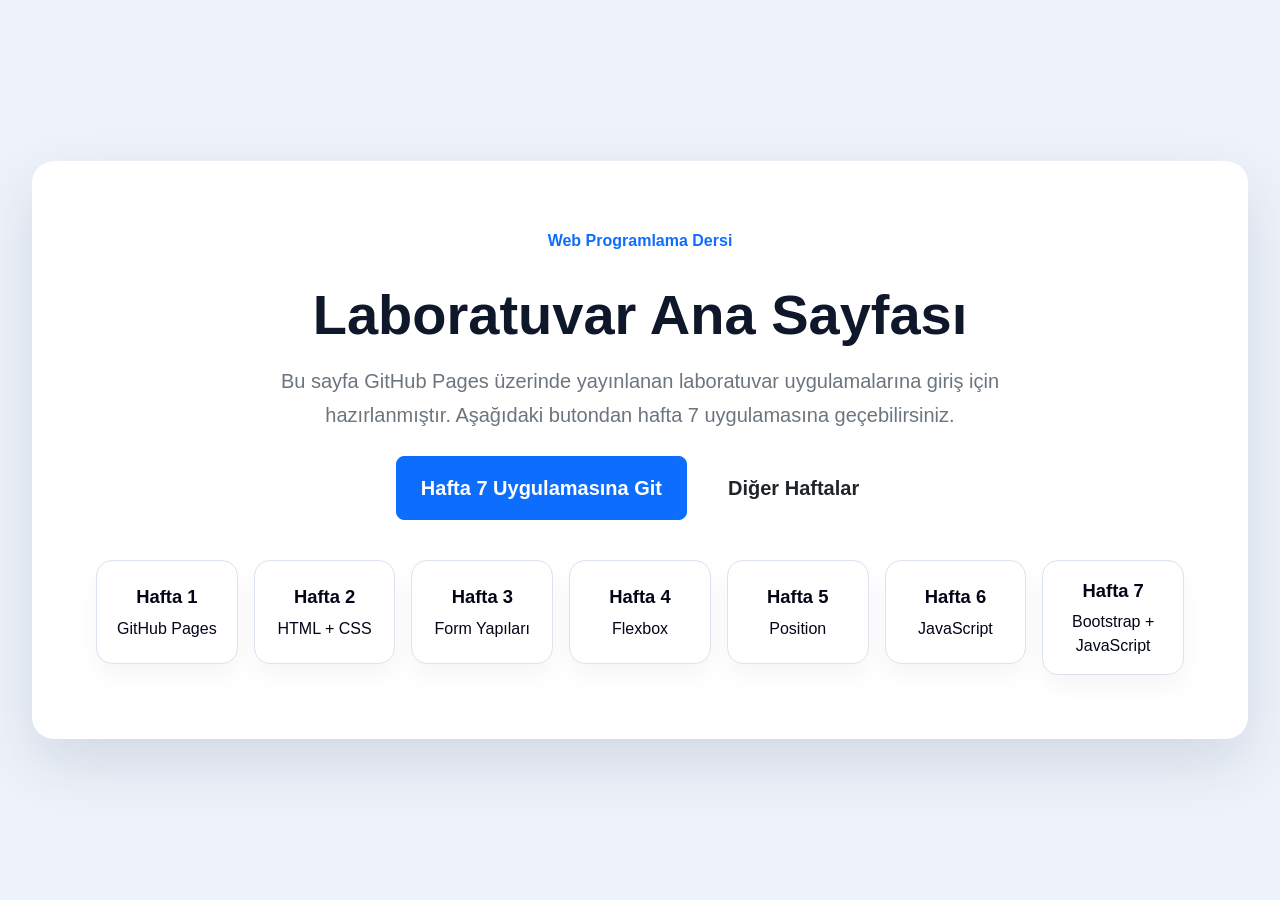
<file: index.html>
<!DOCTYPE html>
<html lang="tr">
<head>
    <meta charset="UTF-8">
    <meta name="viewport" content="width=device-width, initial-scale=1.0">
    <title>Laboratuvar Ana Sayfası</title>
    <link href="https://cdn.jsdelivr.net/npm/bootstrap@5.3.3/dist/css/bootstrap.min.css" rel="stylesheet">
    <link rel="stylesheet" href="styles/index.css">
</head>
<body class="home-page">
    <main class="home-shell">
        <section class="home-card">
            <span class="badge rounded-pill text-bg-primary-subtle text-primary px-4 py-2 fs-6">
                Web Programlama Dersi
            </span>

            <h1 class="display-4 fw-bold mt-4 mb-3">Laboratuvar Ana Sayfası</h1>
            <p class="lead text-secondary mx-auto">
                Bu sayfa GitHub Pages üzerinde yayınlanan laboratuvar uygulamalarına giriş için
                hazırlanmıştır. Aşağıdaki butondan hafta 7 uygulamasına geçebilirsiniz.
            </p>

            <div class="d-flex flex-column flex-sm-row justify-content-center gap-3 mt-4">
                <a class="btn btn-primary btn-lg px-4 py-3 fw-semibold" href="hafta7.html">
                    Hafta 7 Uygulamasına Git
                </a>
                <a class="btn btn-secondary-subtle btn-lg px-4 py-3 fw-semibold" href="#haftalar">
                    Diğer Haftalar
                </a>
            </div>

            <div id="haftalar" class="row g-3 mt-4 text-center">
                <div class="col-12 col-sm-6 col-lg">
                    <a class="week-tile" href="README.md">
                        <strong>Hafta 1</strong>
                        <span>GitHub Pages</span>
                    </a>
                </div>
                <div class="col-12 col-sm-6 col-lg">
                    <a class="week-tile" href="hakkinda.html">
                        <strong>Hafta 2</strong>
                        <span>HTML + CSS</span>
                    </a>
                </div>
                <div class="col-12 col-sm-6 col-lg">
                    <a class="week-tile" href="iletisim-form.html">
                        <strong>Hafta 3</strong>
                        <span>Form Yapıları</span>
                    </a>
                </div>
                <div class="col-12 col-sm-6 col-lg">
                    <a class="week-tile" href="index.html">
                        <strong>Hafta 4</strong>
                        <span>Flexbox</span>
                    </a>
                </div>
                <div class="col-12 col-sm-6 col-lg">
                    <a class="week-tile" href="lab-position.html">
                        <strong>Hafta 5</strong>
                        <span>Position</span>
                    </a>
                </div>
                <div class="col-12 col-sm-6 col-lg">
                    <a class="week-tile" href="iletisim.html">
                        <strong>Hafta 6</strong>
                        <span>JavaScript</span>
                    </a>
                </div>
                <div class="col-12 col-sm-6 col-lg">
                    <a class="week-tile" href="hafta7.html">
                        <strong>Hafta 7</strong>
                        <span>Bootstrap + JavaScript</span>
                    </a>
                </div>
            </div>
        </section>
    </main>

    <script src="https://cdn.jsdelivr.net/npm/bootstrap@5.3.3/dist/js/bootstrap.bundle.min.js"></script>
</body>
</html>
</file>
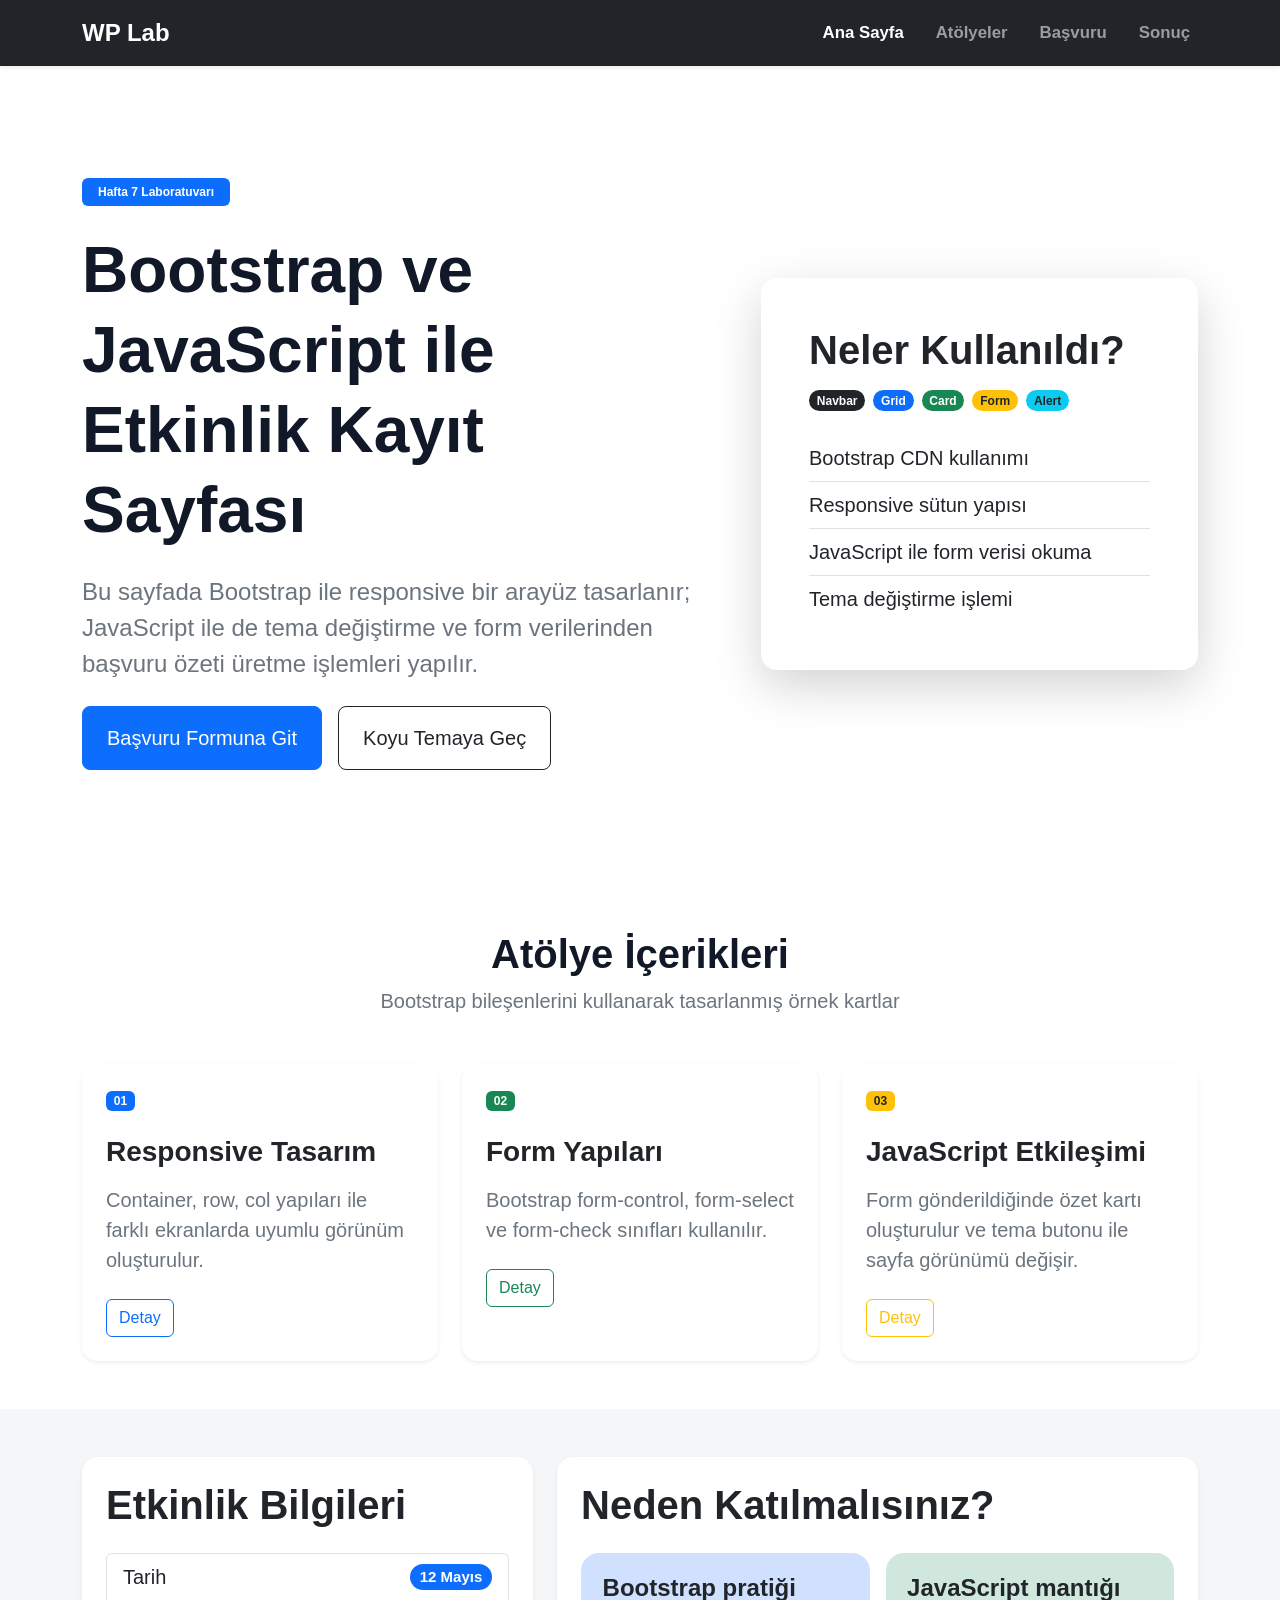
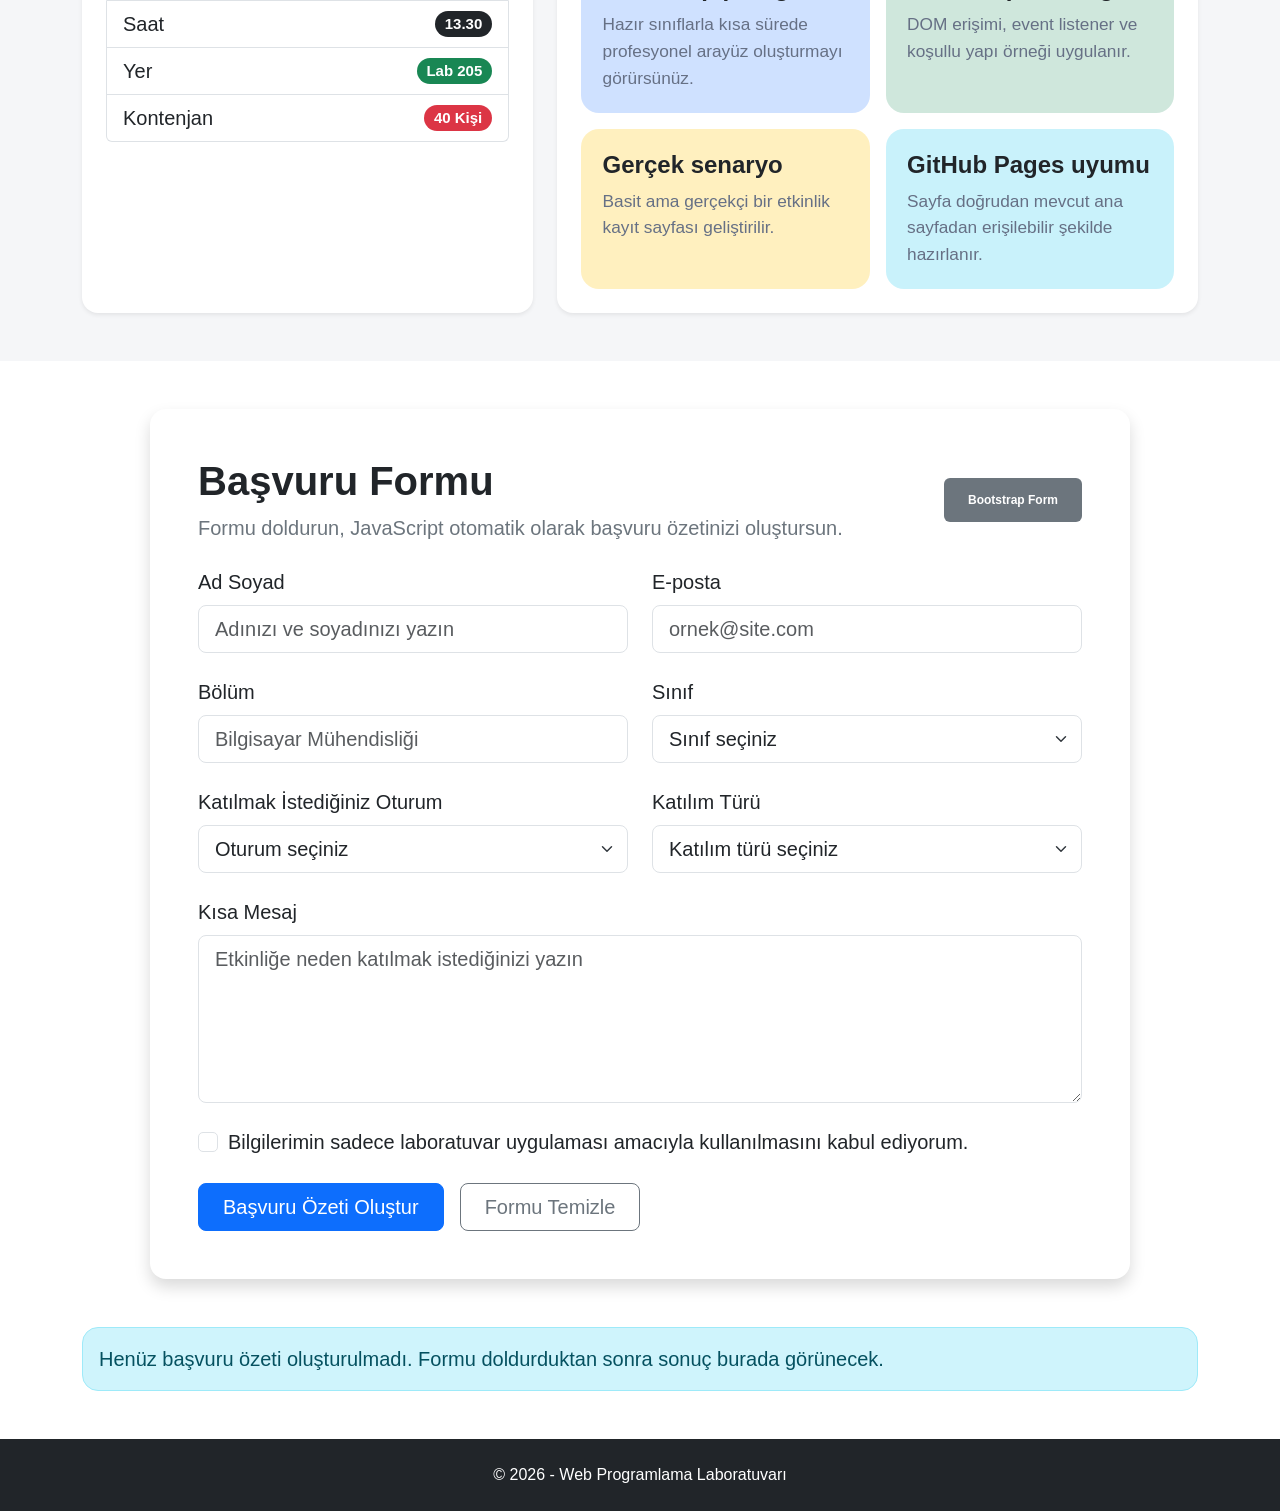
<file: hafta7.html>
<!DOCTYPE html>
<html lang="tr">
<head>
    <meta charset="UTF-8">
    <meta name="viewport" content="width=device-width, initial-scale=1.0">
    <title>Hafta 7 - Bootstrap ve JavaScript</title>
    <link href="https://cdn.jsdelivr.net/npm/bootstrap@5.3.3/dist/css/bootstrap.min.css" rel="stylesheet">
    <link rel="stylesheet" href="styles/hafta7.css">
</head>
<body>
    <nav class="navbar navbar-expand-lg navbar-dark bg-dark sticky-top shadow-sm">
        <div class="container">
            <a class="navbar-brand fw-bold fs-4" href="index.html">WP Lab</a>
            <button class="navbar-toggler" type="button" data-bs-toggle="collapse" data-bs-target="#anaMenu" aria-controls="anaMenu" aria-expanded="false" aria-label="Menüyü aç">
                <span class="navbar-toggler-icon"></span>
            </button>
            <div class="collapse navbar-collapse" id="anaMenu">
                <ul class="navbar-nav ms-auto gap-lg-3">
                    <li class="nav-item"><a class="nav-link active" href="#anasayfa">Ana Sayfa</a></li>
                    <li class="nav-item"><a class="nav-link" href="#atolyeler">Atölyeler</a></li>
                    <li class="nav-item"><a class="nav-link" href="#basvuru">Başvuru</a></li>
                    <li class="nav-item"><a class="nav-link" href="#sonuc">Sonuç</a></li>
                </ul>
            </div>
        </div>
    </nav>

    <header id="anasayfa" class="hero-section">
        <div class="container">
            <div class="row align-items-center g-5">
                <div class="col-lg-7">
                    <span class="badge text-bg-primary px-3 py-2 mb-4">Hafta 7 Laboratuvarı</span>
                    <h1 class="display-3 fw-bold lh-sm mb-4">Bootstrap ve JavaScript ile Etkinlik Kayıt Sayfası</h1>
                    <p class="fs-4 text-secondary mb-4">
                        Bu sayfada Bootstrap ile responsive bir arayüz tasarlanır; JavaScript ile de
                        tema değiştirme ve form verilerinden başvuru özeti üretme işlemleri yapılır.
                    </p>
                    <div class="d-flex flex-column flex-sm-row gap-3">
                        <a class="btn btn-primary btn-lg px-4 py-3" href="#basvuru">Başvuru Formuna Git</a>
                        <button id="temaButonu" class="btn btn-outline-dark btn-lg px-4 py-3" type="button">
                            Koyu Temaya Geç
                        </button>
                    </div>
                </div>
                <div class="col-lg-5">
                    <div class="card feature-card border-0 shadow-lg rounded-4">
                        <div class="card-body p-4 p-lg-5">
                            <h2 class="h1 fw-bold mb-3">Neler Kullanıldı?</h2>
                            <div class="d-flex flex-wrap gap-2 mb-4">
                                <span class="badge rounded-pill text-bg-dark">Navbar</span>
                                <span class="badge rounded-pill text-bg-primary">Grid</span>
                                <span class="badge rounded-pill text-bg-success">Card</span>
                                <span class="badge rounded-pill text-bg-warning text-dark">Form</span>
                                <span class="badge rounded-pill text-bg-info text-dark">Alert</span>
                            </div>
                            <ul class="list-group list-group-flush fs-5">
                                <li class="list-group-item px-0">Bootstrap CDN kullanımı</li>
                                <li class="list-group-item px-0">Responsive sütun yapısı</li>
                                <li class="list-group-item px-0">JavaScript ile form verisi okuma</li>
                                <li class="list-group-item px-0">Tema değiştirme işlemi</li>
                            </ul>
                        </div>
                    </div>
                </div>
            </div>
        </div>
    </header>

    <main>
        <section id="atolyeler" class="py-5">
            <div class="container">
                <div class="text-center mb-5">
                    <h2 class="display-6 fw-bold">Atölye İçerikleri</h2>
                    <p class="fs-5 text-secondary">Bootstrap bileşenlerini kullanarak tasarlanmış örnek kartlar</p>
                </div>

                <div class="row g-4">
                    <div class="col-md-6 col-lg-4">
                        <article class="card lab-card h-100 border-0 shadow-sm rounded-4">
                            <div class="card-body p-4">
                                <span class="badge text-bg-primary mb-4">01</span>
                                <h3 class="h3 fw-bold mb-3">Responsive Tasarım</h3>
                                <p class="fs-5 text-secondary">
                                    Container, row, col yapıları ile farklı ekranlarda uyumlu görünüm oluşturulur.
                                </p>
                                <a class="btn btn-outline-primary mt-2" href="#anasayfa">Detay</a>
                            </div>
                        </article>
                    </div>
                    <div class="col-md-6 col-lg-4">
                        <article class="card lab-card h-100 border-0 shadow-sm rounded-4">
                            <div class="card-body p-4">
                                <span class="badge text-bg-success mb-4">02</span>
                                <h3 class="h3 fw-bold mb-3">Form Yapıları</h3>
                                <p class="fs-5 text-secondary">
                                    Bootstrap form-control, form-select ve form-check sınıfları kullanılır.
                                </p>
                                <a class="btn btn-outline-success mt-2" href="#basvuru">Detay</a>
                            </div>
                        </article>
                    </div>
                    <div class="col-md-6 col-lg-4">
                        <article class="card lab-card h-100 border-0 shadow-sm rounded-4">
                            <div class="card-body p-4">
                                <span class="badge text-bg-warning text-dark mb-4">03</span>
                                <h3 class="h3 fw-bold mb-3">JavaScript Etkileşimi</h3>
                                <p class="fs-5 text-secondary">
                                    Form gönderildiğinde özet kartı oluşturulur ve tema butonu ile sayfa görünümü değişir.
                                </p>
                                <a class="btn btn-outline-warning mt-2" href="#sonuc">Detay</a>
                            </div>
                        </article>
                    </div>
                </div>
            </div>
        </section>

        <section class="info-section py-5">
            <div class="container">
                <div class="row g-4">
                    <div class="col-lg-5">
                        <div class="card border-0 shadow-sm rounded-4 h-100">
                            <div class="card-body p-4">
                                <h2 class="display-6 fw-bold mb-4">Etkinlik Bilgileri</h2>
                                <ul class="list-group fs-5">
                                    <li class="list-group-item d-flex justify-content-between align-items-center">
                                        Tarih
                                        <span class="badge text-bg-primary rounded-pill">12 Mayıs</span>
                                    </li>
                                    <li class="list-group-item d-flex justify-content-between align-items-center">
                                        Saat
                                        <span class="badge text-bg-dark rounded-pill">13.30</span>
                                    </li>
                                    <li class="list-group-item d-flex justify-content-between align-items-center">
                                        Yer
                                        <span class="badge text-bg-success rounded-pill">Lab 205</span>
                                    </li>
                                    <li class="list-group-item d-flex justify-content-between align-items-center">
                                        Kontenjan
                                        <span class="badge text-bg-danger rounded-pill">40 Kişi</span>
                                    </li>
                                </ul>
                            </div>
                        </div>
                    </div>
                    <div class="col-lg-7">
                        <div class="card border-0 shadow-sm rounded-4 h-100">
                            <div class="card-body p-4">
                                <h2 class="display-6 fw-bold mb-4">Neden Katılmalısınız?</h2>
                                <div class="row g-3">
                                    <div class="col-md-6">
                                        <div class="reason-box reason-blue">
                                            <h3 class="h4 fw-bold">Bootstrap pratiği</h3>
                                            <p>Hazır sınıflarla kısa sürede profesyonel arayüz oluşturmayı görürsünüz.</p>
                                        </div>
                                    </div>
                                    <div class="col-md-6">
                                        <div class="reason-box reason-green">
                                            <h3 class="h4 fw-bold">JavaScript mantığı</h3>
                                            <p>DOM erişimi, event listener ve koşullu yapı örneği uygulanır.</p>
                                        </div>
                                    </div>
                                    <div class="col-md-6">
                                        <div class="reason-box reason-yellow">
                                            <h3 class="h4 fw-bold">Gerçek senaryo</h3>
                                            <p>Basit ama gerçekçi bir etkinlik kayıt sayfası geliştirilir.</p>
                                        </div>
                                    </div>
                                    <div class="col-md-6">
                                        <div class="reason-box reason-cyan">
                                            <h3 class="h4 fw-bold">GitHub Pages uyumu</h3>
                                            <p>Sayfa doğrudan mevcut ana sayfadan erişilebilir şekilde hazırlanır.</p>
                                        </div>
                                    </div>
                                </div>
                            </div>
                        </div>
                    </div>
                </div>
            </div>
        </section>

        <section id="basvuru" class="form-section py-5">
            <div class="container">
                <div class="card form-card border-0 shadow rounded-4 mx-auto">
                    <div class="card-body p-4 p-lg-5">
                        <div class="d-flex flex-column flex-md-row justify-content-between align-items-md-center gap-3 mb-4">
                            <div>
                                <h2 class="display-6 fw-bold mb-2">Başvuru Formu</h2>
                                <p class="fs-5 text-secondary mb-0">
                                    Formu doldurun, JavaScript otomatik olarak başvuru özetinizi oluştursun.
                                </p>
                            </div>
                            <span class="badge text-bg-secondary px-4 py-3">Bootstrap Form</span>
                        </div>

                        <form id="basvuruFormu" novalidate>
                            <div class="row g-4">
                                <div class="col-md-6">
                                    <label for="adSoyad" class="form-label fs-5">Ad Soyad</label>
                                    <input id="adSoyad" name="adSoyad" type="text" class="form-control form-control-lg" placeholder="Adınızı ve soyadınızı yazın" required>
                                </div>
                                <div class="col-md-6">
                                    <label for="eposta" class="form-label fs-5">E-posta</label>
                                    <input id="eposta" name="eposta" type="email" class="form-control form-control-lg" placeholder="ornek@site.com" required>
                                </div>
                                <div class="col-md-6">
                                    <label for="bolum" class="form-label fs-5">Bölüm</label>
                                    <input id="bolum" name="bolum" type="text" class="form-control form-control-lg" placeholder="Bilgisayar Mühendisliği" required>
                                </div>
                                <div class="col-md-6">
                                    <label for="sinif" class="form-label fs-5">Sınıf</label>
                                    <select id="sinif" name="sinif" class="form-select form-select-lg" required>
                                        <option value="">Sınıf seçiniz</option>
                                        <option>Hazırlık</option>
                                        <option>1. Sınıf</option>
                                        <option>2. Sınıf</option>
                                        <option>3. Sınıf</option>
                                        <option>4. Sınıf</option>
                                    </select>
                                </div>
                                <div class="col-md-6">
                                    <label for="oturum" class="form-label fs-5">Katılmak İstediğiniz Oturum</label>
                                    <select id="oturum" name="oturum" class="form-select form-select-lg" required>
                                        <option value="">Oturum seçiniz</option>
                                        <option>Bootstrap Temelleri</option>
                                        <option>Bootstrap + JS Projesi</option>
                                        <option>GitHub Pages Yayını</option>
                                    </select>
                                </div>
                                <div class="col-md-6">
                                    <label for="katilim" class="form-label fs-5">Katılım Türü</label>
                                    <select id="katilim" name="katilim" class="form-select form-select-lg" required>
                                        <option value="">Katılım türü seçiniz</option>
                                        <option>Yüz yüze</option>
                                        <option>Çevrim içi</option>
                                    </select>
                                </div>
                                <div class="col-12">
                                    <label for="mesaj" class="form-label fs-5">Kısa Mesaj</label>
                                    <textarea id="mesaj" name="mesaj" class="form-control form-control-lg" rows="5" placeholder="Etkinliğe neden katılmak istediğinizi yazın" required></textarea>
                                </div>
                                <div class="col-12">
                                    <div class="form-check fs-5">
                                        <input id="onay" name="onay" class="form-check-input" type="checkbox" required>
                                        <label class="form-check-label" for="onay">
                                            Bilgilerimin sadece laboratuvar uygulaması amacıyla kullanılmasını kabul ediyorum.
                                        </label>
                                    </div>
                                </div>
                                <div class="col-12 d-flex flex-column flex-sm-row gap-3">
                                    <button class="btn btn-primary btn-lg px-4" type="submit">Başvuru Özeti Oluştur</button>
                                    <button id="temizleButonu" class="btn btn-outline-secondary btn-lg px-4" type="reset">Formu Temizle</button>
                                </div>
                            </div>
                        </form>
                    </div>
                </div>
            </div>
        </section>

        <section id="sonuc" class="result-section pb-5">
            <div class="container">
                <div id="sonucAlani" class="alert alert-info fs-5 mb-0 rounded-4" role="alert">
                    Henüz başvuru özeti oluşturulmadı. Formu doldurduktan sonra sonuç burada görünecek.
                </div>
            </div>
        </section>
    </main>

    <footer class="bg-dark text-white text-center py-4">
        <div class="container">
            <p class="mb-0">© 2026 - Web Programlama Laboratuvarı</p>
        </div>
    </footer>

    <script src="https://cdn.jsdelivr.net/npm/bootstrap@5.3.3/dist/js/bootstrap.bundle.min.js"></script>
    <script src="scripts/hafta7.js"></script>
</body>
</html>
</file>
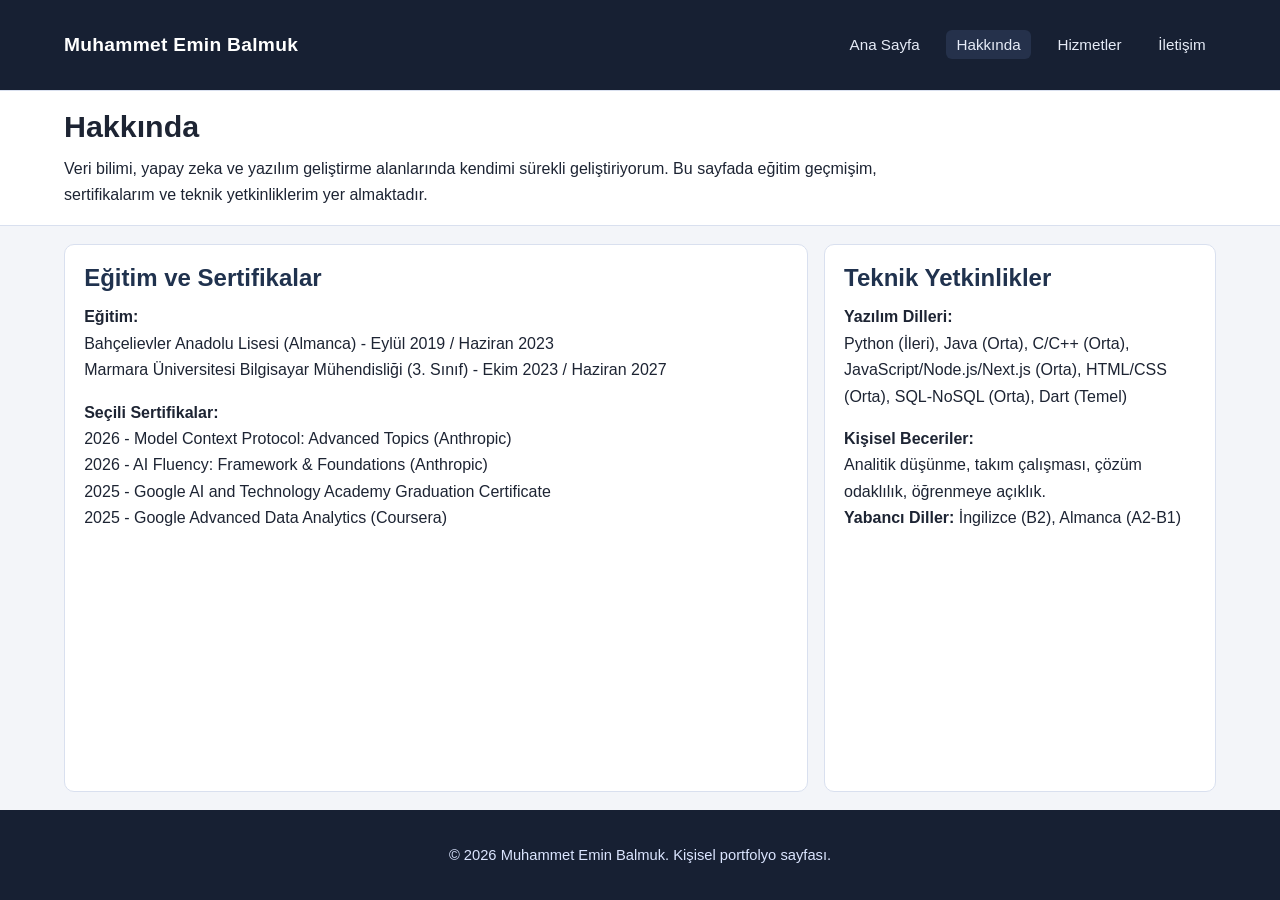
<file: hakkinda.html>
<!DOCTYPE html>
<html lang="tr">
<head>
    <meta charset="UTF-8">
    <meta name="viewport" content="width=device-width, initial-scale=1.0">
    <title>Hakkında - Muhammet Emin Balmuk</title>
    <link rel="stylesheet" href="style.css">
</head>
<body class="content-page">

    <div class="wrapper">

        <!-- NAV BAR -->
        <nav>
            <span class="site-title">Muhammet Emin Balmuk</span>
            <ul>
                <li><a href="index.html">Ana Sayfa</a></li>
                <li><a href="hakkinda.html" class="active">Hakkında</a></li>
                <li><a href="hizmetler.html">Hizmetler</a></li>
                <li><a href="iletisim.html">İletişim</a></li>
            </ul>
        </nav>

        <!-- HEADER -->
        <header>
            <h1>Hakkında</h1>
            <p>
                Veri bilimi, yapay zeka ve yazılım geliştirme alanlarında kendimi sürekli geliştiriyorum.
                Bu sayfada eğitim geçmişim, sertifikalarım ve teknik yetkinliklerim yer almaktadır.
            </p>
        </header>

        <!-- MAIN CONTENT -->
        <main>
            <!-- Sol Sütun: İçerik -->
            <section class="content">
                <h2>Eğitim ve Sertifikalar</h2>
                <p>
                    <strong>Eğitim:</strong><br>
                    Bahçelievler Anadolu Lisesi (Almanca) - Eylül 2019 / Haziran 2023<br>
                    Marmara Üniversitesi Bilgisayar Mühendisliği (3. Sınıf) - Ekim 2023 / Haziran 2027
                </p>
                <p>
                    <strong>Seçili Sertifikalar:</strong><br>
                    2026 - Model Context Protocol: Advanced Topics (Anthropic)<br>
                    2026 - AI Fluency: Framework & Foundations (Anthropic)<br>
                    2025 - Google AI and Technology Academy Graduation Certificate<br>
                    2025 - Google Advanced Data Analytics (Coursera)
                </p>
            </section>

            <!-- Sağ Sütun: Yan Menü / Bilgi -->
            <aside class="sidebar">
                <h2>Teknik Yetkinlikler</h2>
                <p>
                    <strong>Yazılım Dilleri:</strong><br>
                    Python (İleri), Java (Orta), C/C++ (Orta), JavaScript/Node.js/Next.js (Orta),
                    HTML/CSS (Orta), SQL-NoSQL (Orta), Dart (Temel)
                </p>
                <p>
                    <strong>Kişisel Beceriler:</strong><br>
                    Analitik düşünme, takım çalışması, çözüm odaklılık, öğrenmeye açıklık.<br>
                    <strong>Yabancı Diller:</strong> İngilizce (B2), Almanca (A2-B1)
                </p>
            </aside>
        </main>

        <!-- FOOTER -->
        <footer>
            <p>© 2026 Muhammet Emin Balmuk. Kişisel portfolyo sayfası.</p>
        </footer>

    </div>

</body>
</html>
</file>
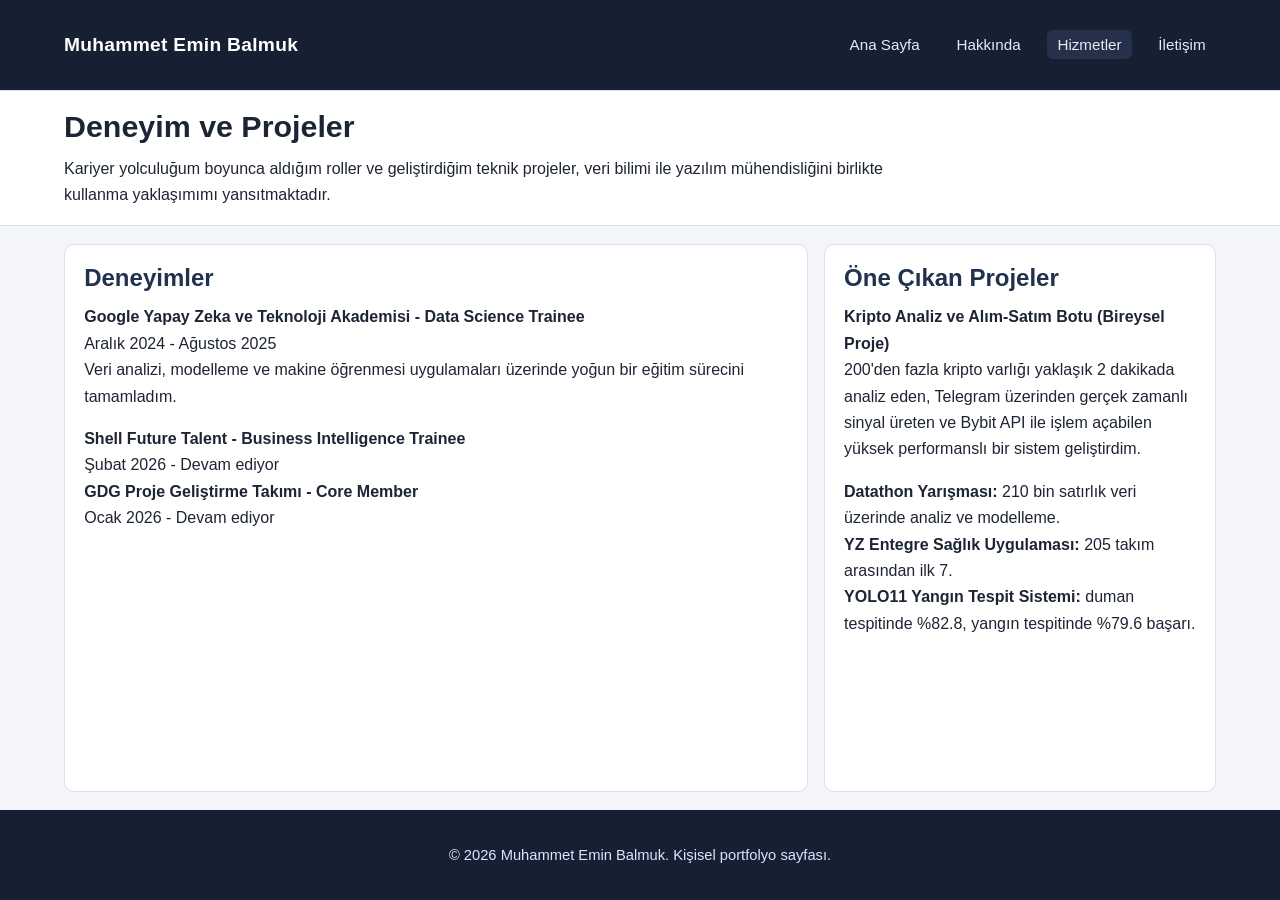
<file: hizmetler.html>
<!DOCTYPE html>
<html lang="tr">
<head>
    <meta charset="UTF-8">
    <meta name="viewport" content="width=device-width, initial-scale=1.0">
    <title>Deneyim ve Projeler - Muhammet Emin Balmuk</title>
    <link rel="stylesheet" href="style.css">
</head>
<body class="content-page">

    <div class="wrapper">

        <!-- NAV BAR -->
        <nav>
            <span class="site-title">Muhammet Emin Balmuk</span>
            <ul>
                <li><a href="index.html">Ana Sayfa</a></li>
                <li><a href="hakkinda.html">Hakkında</a></li>
                <li><a href="hizmetler.html" class="active">Hizmetler</a></li>
                <li><a href="iletisim.html">İletişim</a></li>
            </ul>
        </nav>

        <!-- HEADER -->
        <header>
            <h1>Deneyim ve Projeler</h1>
            <p>
                Kariyer yolculuğum boyunca aldığım roller ve geliştirdiğim teknik projeler,
                veri bilimi ile yazılım mühendisliğini birlikte kullanma yaklaşımımı yansıtmaktadır.
            </p>
        </header>

        <!-- MAIN CONTENT -->
        <main>
            <!-- Sol Sütun: İçerik -->
            <section class="content">
                <h2>Deneyimler</h2>
                <p>
                    <strong>Google Yapay Zeka ve Teknoloji Akademisi - Data Science Trainee</strong><br>
                    Aralık 2024 - Ağustos 2025<br>
                    Veri analizi, modelleme ve makine öğrenmesi uygulamaları üzerinde yoğun bir eğitim sürecini tamamladım.
                </p>
                <p>
                    <strong>Shell Future Talent - Business Intelligence Trainee</strong><br>
                    Şubat 2026 - Devam ediyor<br>
                    <strong>GDG Proje Geliştirme Takımı - Core Member</strong><br>
                    Ocak 2026 - Devam ediyor
                </p>
            </section>

            <!-- Sağ Sütun: Yan Menü / Bilgi -->
            <aside class="sidebar">
                <h2>Öne Çıkan Projeler</h2>
                <p>
                    <strong>Kripto Analiz ve Alım-Satım Botu (Bireysel Proje)</strong><br>
                    200'den fazla kripto varlığı yaklaşık 2 dakikada analiz eden, Telegram üzerinden gerçek zamanlı
                    sinyal üreten ve Bybit API ile işlem açabilen yüksek performanslı bir sistem geliştirdim.
                </p>
                <p>
                    <strong>Datathon Yarışması:</strong> 210 bin satırlık veri üzerinde analiz ve modelleme.<br>
                    <strong>YZ Entegre Sağlık Uygulaması:</strong> 205 takım arasından ilk 7.<br>
                    <strong>YOLO11 Yangın Tespit Sistemi:</strong> duman tespitinde %82.8, yangın tespitinde %79.6 başarı.
                </p>
            </aside>
        </main>

        <!-- FOOTER -->
        <footer>
            <p>© 2026 Muhammet Emin Balmuk. Kişisel portfolyo sayfası.</p>
        </footer>

    </div>

</body>
</html>
</file>
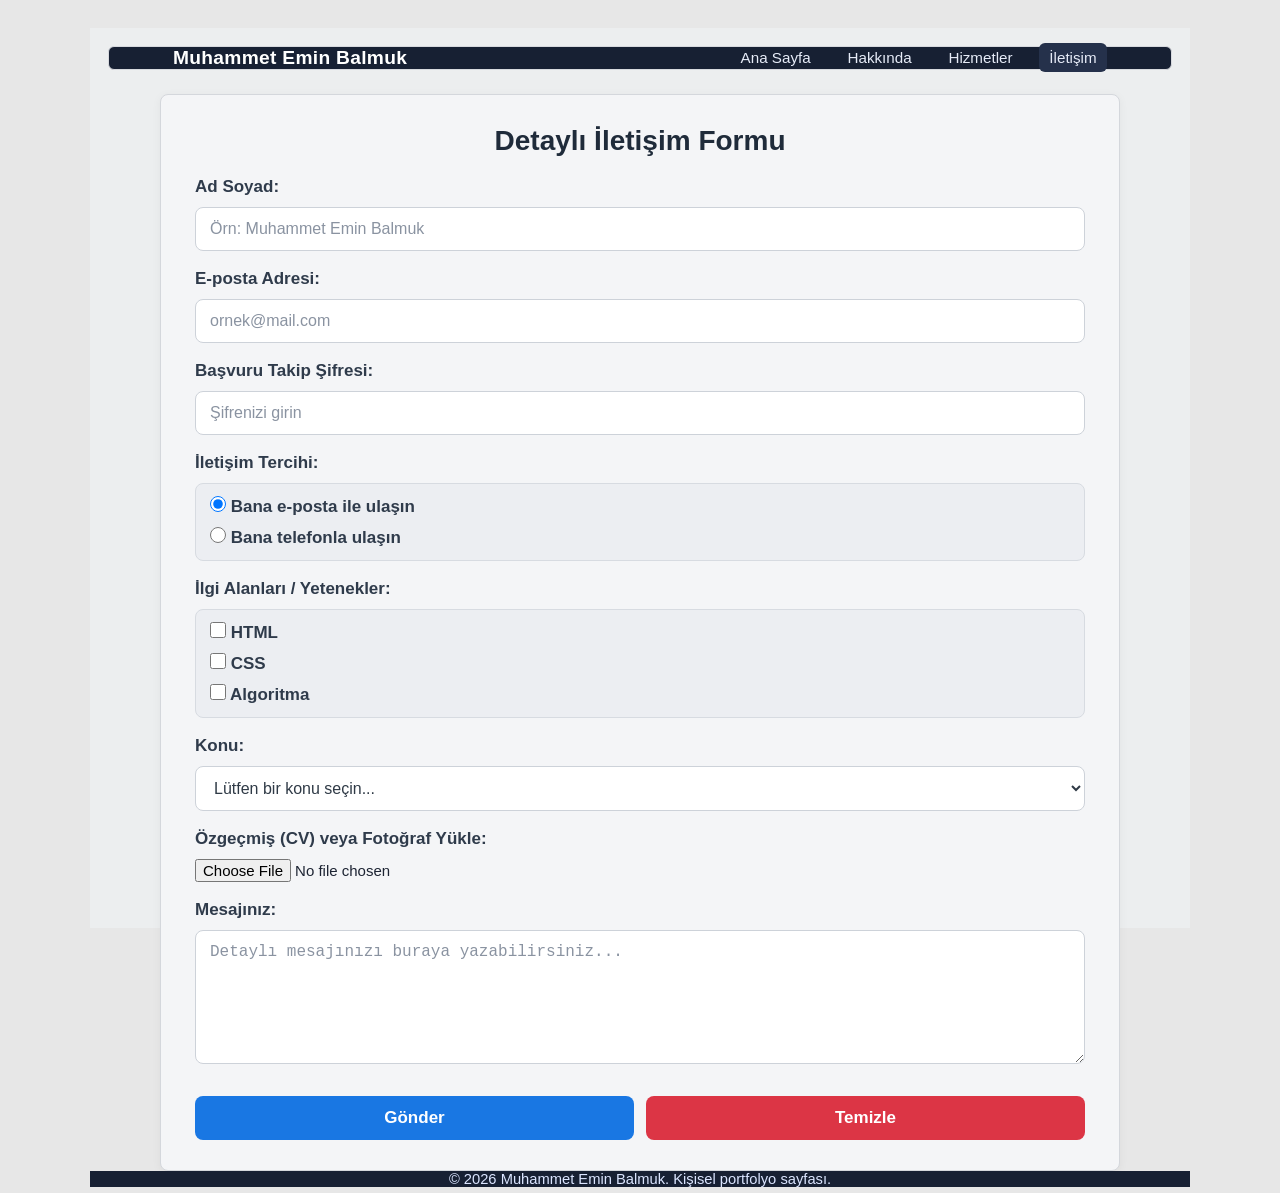
<file: iletisim-form.html>
<!DOCTYPE html>
<html lang="tr">
<head>
    <meta charset="UTF-8">
    <meta name="viewport" content="width=device-width, initial-scale=1.0">
    <title>İletişim Formu - Muhammet Emin Balmuk</title>
    <link rel="stylesheet" href="style.css">
    <link rel="stylesheet" href="styles/contact-form.css?v=2">
</head>
<body class="content-page contact-form-page">

    <div class="wrapper">

        <!-- NAV BAR -->
        <nav>
            <span class="site-title">Muhammet Emin Balmuk</span>
            <ul>
                <li><a href="index.html">Ana Sayfa</a></li>
                <li><a href="hakkinda.html">Hakkında</a></li>
                <li><a href="hizmetler.html">Hizmetler</a></li>
                <li><a href="iletisim.html" class="active">İletişim</a></li>
            </ul>
        </nav>

        <div class="contact-container">
            <h2>Detaylı İletişim Formu</h2>
            <form action="#" method="post">
                <label for="fullname">Ad Soyad:</label>
                <input type="text" id="fullname" name="fullname" placeholder="Örn: Muhammet Emin Balmuk" required>

                <label for="email">E-posta Adresi:</label>
                <input type="email" id="email" name="email" placeholder="ornek@mail.com" required>

                <label for="tracking-password">Başvuru Takip Şifresi:</label>
                <input type="password" id="tracking-password" name="tracking-password" placeholder="Şifrenizi girin" required>

                <label>İletişim Tercihi:</label>
                <div class="choice-box">
                    <label class="option-item" for="contact-email">
                        <input type="radio" id="contact-email" name="contact-preference" value="email" checked>
                        Bana e-posta ile ulaşın
                    </label>
                    <label class="option-item" for="contact-phone">
                        <input type="radio" id="contact-phone" name="contact-preference" value="phone">
                        Bana telefonla ulaşın
                    </label>
                </div>

                <label>İlgi Alanları / Yetenekler:</label>
                <div class="choice-box">
                    <label class="option-item" for="skill-html">
                        <input type="checkbox" id="skill-html" name="skills" value="html">
                        HTML
                    </label>
                    <label class="option-item" for="skill-css">
                        <input type="checkbox" id="skill-css" name="skills" value="css">
                        CSS
                    </label>
                    <label class="option-item" for="skill-algorithm">
                        <input type="checkbox" id="skill-algorithm" name="skills" value="algorithm">
                        Algoritma
                    </label>
                </div>

                <label for="subject">Konu:</label>
                <select id="subject" name="subject" required>
                    <option value="">Lütfen bir konu seçin...</option>
                    <option value="is-teklifi">İş Teklifi</option>
                    <option value="soru">Soru</option>
                    <option value="geri-bildirim">Geri Bildirim</option>
                </select>

                <label for="attachment">Özgeçmiş (CV) veya Fotoğraf Yükle:</label>
                <input type="file" id="attachment" name="attachment" accept=".pdf,.png,.jpg,.jpeg">

                <label for="message">Mesajınız:</label>
                <textarea id="message" name="message" rows="6" placeholder="Detaylı mesajınızı buraya yazabilirsiniz..." required></textarea>

                <div class="form-actions">
                    <button type="submit" class="btn-submit">Gönder</button>
                    <button type="reset" class="btn-reset">Temizle</button>
                </div>
            </form>
        </div>

        <!-- FOOTER -->
        <footer>
            <p>© 2026 Muhammet Emin Balmuk. Kişisel portfolyo sayfası.</p>
        </footer>

    </div>

</body>
</html>
</file>
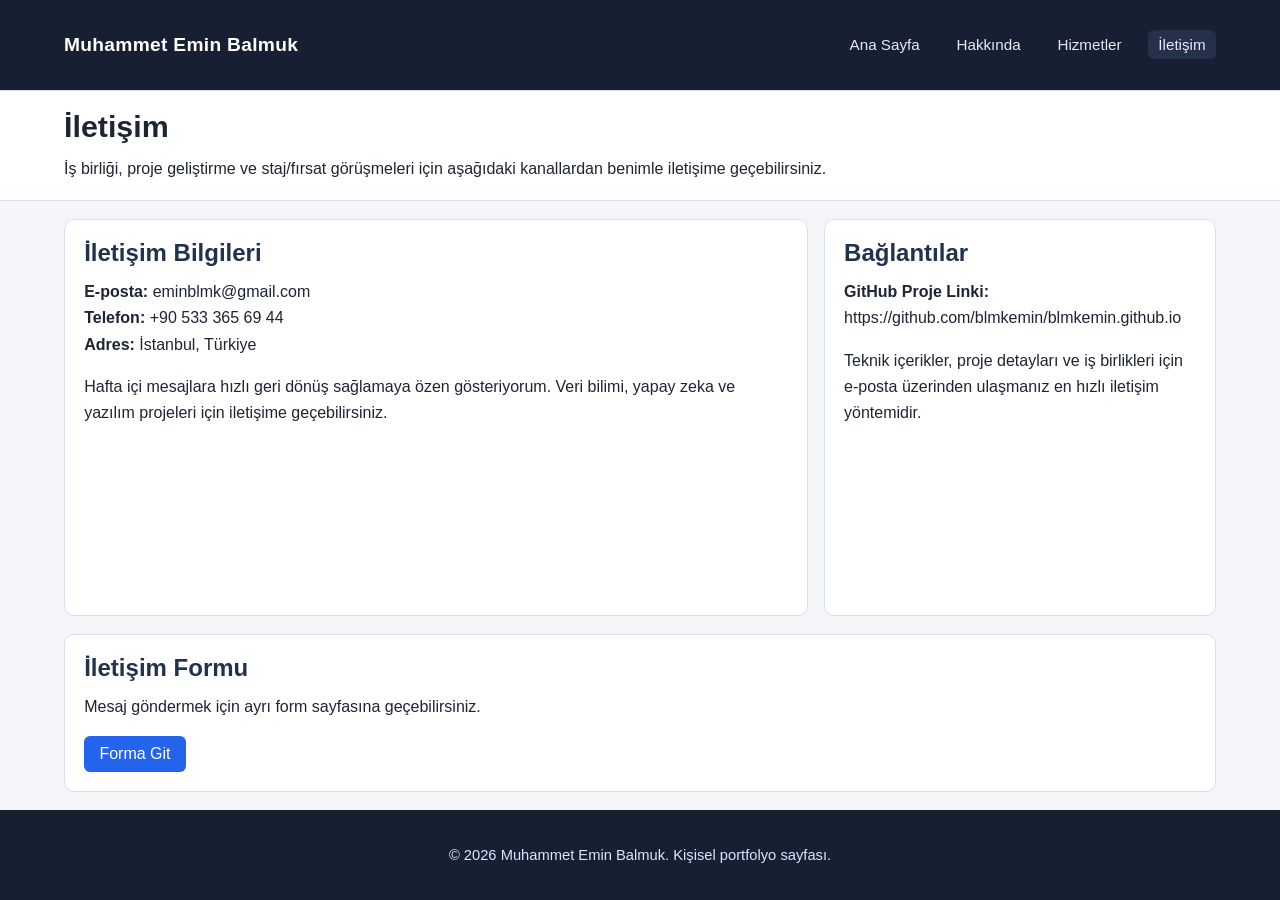
<file: iletisim.html>
<!DOCTYPE html>
<html lang="tr">
<head>
    <meta charset="UTF-8">
    <meta name="viewport" content="width=device-width, initial-scale=1.0">
    <title>İletişim - Muhammet Emin Balmuk</title>
    <link rel="stylesheet" href="style.css">
</head>
<body class="content-page">

    <div class="wrapper">

        <!-- NAV BAR -->
        <nav>
            <span class="site-title">Muhammet Emin Balmuk</span>
            <ul>
                <li><a href="index.html">Ana Sayfa</a></li>
                <li><a href="hakkinda.html">Hakkında</a></li>
                <li><a href="hizmetler.html">Hizmetler</a></li>
                <li><a href="iletisim.html" class="active">İletişim</a></li>
            </ul>
        </nav>

        <!-- HEADER -->
        <header>
            <h1>İletişim</h1>
            <p>
                İş birliği, proje geliştirme ve staj/fırsat görüşmeleri için aşağıdaki
                kanallardan benimle iletişime geçebilirsiniz.
            </p>
        </header>

        <!-- MAIN CONTENT -->
        <main>
            <!-- Sol Sütun: İçerik -->
            <section class="content">
                <h2>İletişim Bilgileri</h2>
                <p>
                    <strong>E-posta:</strong> eminblmk@gmail.com<br>
                    <strong>Telefon:</strong> +90 533 365 69 44<br>
                    <strong>Adres:</strong> İstanbul, Türkiye
                </p>
                <p>
                    Hafta içi mesajlara hızlı geri dönüş sağlamaya özen gösteriyorum.
                    Veri bilimi, yapay zeka ve yazılım projeleri için iletişime geçebilirsiniz.
                </p>
            </section>

            <!-- Sağ Sütun: Yan Menü / Bilgi -->
            <aside class="sidebar">
                <h2>Bağlantılar</h2>
                <p>
                    <strong>GitHub Proje Linki:</strong><br>
                    https://github.com/blmkemin/blmkemin.github.io
                </p>
                <p>
                    Teknik içerikler, proje detayları ve iş birlikleri için
                    e-posta üzerinden ulaşmanız en hızlı iletişim yöntemidir.
                </p>
            </aside>
        </main>

        <div class="contact-redirect">
            <h2>İletişim Formu</h2>
            <p>Mesaj göndermek için ayrı form sayfasına geçebilirsiniz.</p>
            <a href="iletisim-form.html" class="form-link">Forma Git</a>
        </div>

        <!-- FOOTER -->
        <footer>
            <p>© 2026 Muhammet Emin Balmuk. Kişisel portfolyo sayfası.</p>
        </footer>

    </div>

</body>
</html>
</file>
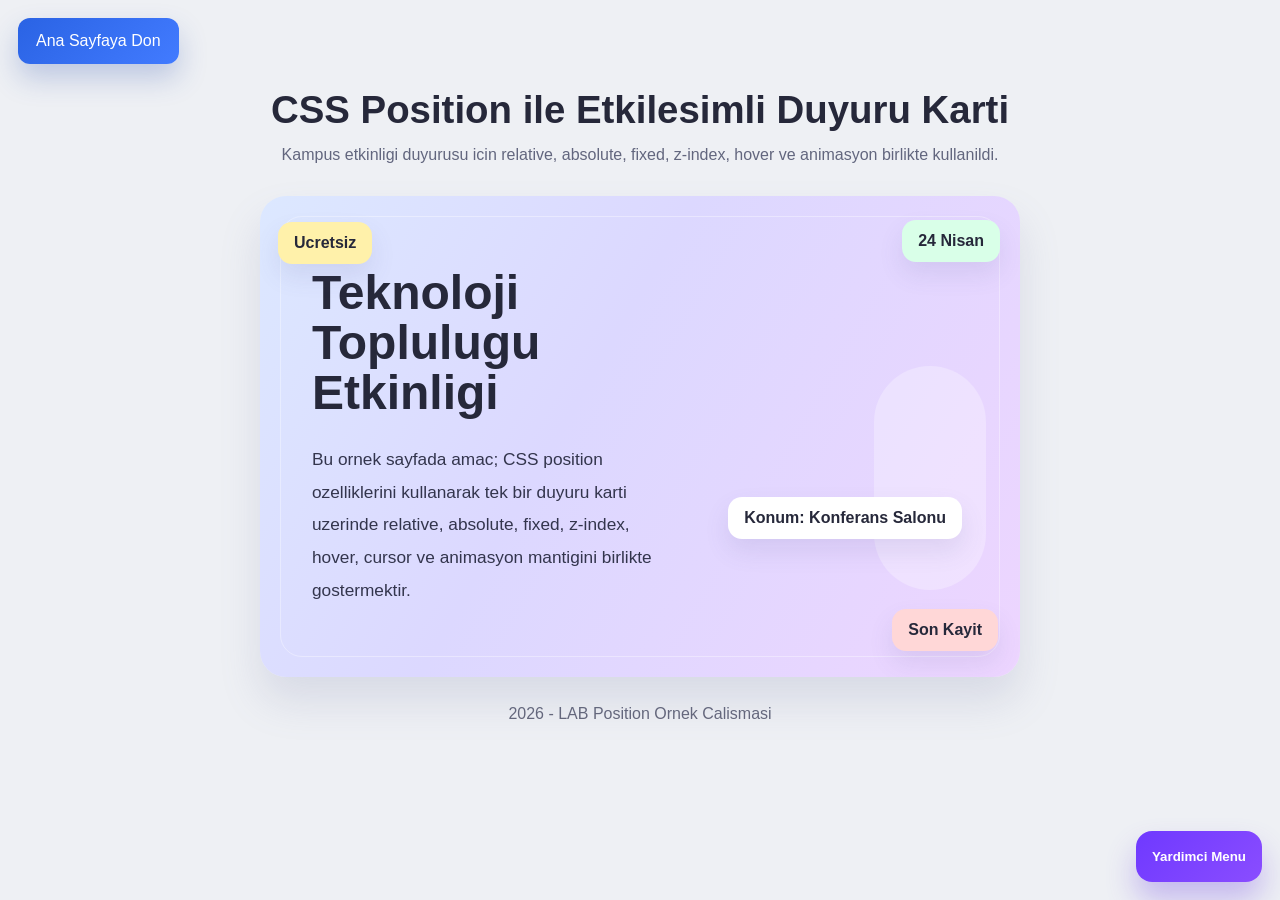
<file: lab-position.html>
<!DOCTYPE html>
<html lang="tr">
<head>
    <meta charset="UTF-8">
    <meta name="viewport" content="width=device-width, initial-scale=1.0">
    <title>LAB: CSS Position ile Etkilesimli Duyuru Karti</title>
    <style>
        * {
            box-sizing: border-box;
            margin: 0;
            padding: 0;
        }

        body {
            min-height: 100vh;
            font-family: Arial, Helvetica, sans-serif;
            background: #eef0f4;
            color: #26283a;
        }

        .page {
            min-height: 100vh;
            padding: 88px 20px 48px;
            display: flex;
            flex-direction: column;
            align-items: center;
            gap: 28px;
        }

        .back-home {
            position: fixed;
            top: 18px;
            left: 18px;
            z-index: 20;
            display: inline-flex;
            align-items: center;
            justify-content: center;
            min-width: 128px;
            padding: 14px 18px;
            border-radius: 12px;
            background: linear-gradient(135deg, #2a63e4, #427bff);
            color: #fff;
            text-decoration: none;
            box-shadow: 0 14px 28px rgba(44, 79, 173, 0.25);
            transition: transform 0.25s ease, box-shadow 0.25s ease;
            cursor: pointer;
        }

        .back-home:hover {
            transform: translateY(-3px);
            box-shadow: 0 18px 34px rgba(44, 79, 173, 0.32);
        }

        .back-home:active {
            transform: translateY(0);
        }

        .page-title {
            width: min(100%, 760px);
            text-align: center;
        }

        .page-title h1 {
            font-size: clamp(1.7rem, 3vw, 2.6rem);
            margin-bottom: 10px;
        }

        .page-title p {
            color: #62667e;
            line-height: 1.6;
        }

        .announcement-card {
            position: relative;
            width: min(100%, 760px);
            min-height: 470px;
            padding: 72px 52px 70px;
            border-radius: 26px;
            background: linear-gradient(120deg, #dce8ff 0%, #dcd8ff 42%, #edd5ff 100%);
            box-shadow: 0 24px 40px rgba(116, 124, 164, 0.18);
            overflow: hidden;
        }

        .announcement-card::before {
            content: "";
            position: absolute;
            right: 34px;
            top: 170px;
            width: 112px;
            height: 224px;
            border-radius: 999px;
            background: rgba(255, 255, 255, 0.28);
            z-index: 1;
            animation: floatBlob 4.8s ease-in-out infinite;
        }

        .announcement-card::after {
            content: "";
            position: absolute;
            inset: 20px;
            border-radius: 22px;
            border: 1px solid rgba(255, 255, 255, 0.35);
            z-index: 0;
        }

        .card-content {
            position: relative;
            z-index: 3;
            max-width: 360px;
        }

        .card-content h2 {
            font-size: clamp(2rem, 4vw, 3rem);
            line-height: 1.05;
            margin-bottom: 24px;
        }

        .card-content p {
            font-size: 1.08rem;
            line-height: 1.9;
            color: #33354d;
        }

        .badge {
            position: absolute;
            z-index: 4;
            padding: 12px 16px;
            border-radius: 14px;
            font-weight: 700;
            box-shadow: 0 12px 24px rgba(92, 89, 151, 0.12);
            transition: transform 0.25s ease, box-shadow 0.25s ease, background-color 0.25s ease;
            cursor: pointer;
        }

        .badge:hover {
            transform: scale(1.06);
            box-shadow: 0 18px 28px rgba(92, 89, 151, 0.18);
        }

        .badge-free {
            top: 26px;
            left: 18px;
            background: #fff1aa;
        }

        .badge-date {
            top: 24px;
            right: 20px;
            background: #d9ffe8;
        }

        .badge-location {
            right: 58px;
            bottom: 138px;
            background: #ffffff;
            z-index: 5;
        }

        .badge-register {
            right: 22px;
            bottom: 26px;
            background: #ffd7d7;
        }

        .helper-menu {
            position: fixed;
            right: 18px;
            bottom: 18px;
            z-index: 20;
            padding: 18px 16px;
            border: none;
            border-radius: 16px;
            background: linear-gradient(135deg, #6f39ff, #8a4dff);
            color: #fff;
            font-weight: 700;
            box-shadow: 0 18px 30px rgba(109, 65, 227, 0.32);
            transition: transform 0.25s ease, filter 0.25s ease;
            animation: pulseMenu 2.6s ease-in-out infinite;
            cursor: pointer;
        }

        .helper-menu:hover {
            transform: translateY(-4px);
            filter: brightness(1.06);
        }

        .helper-menu:active {
            transform: scale(0.97);
        }

        .footer {
            color: #64677b;
            font-size: 1rem;
            text-align: center;
        }

        @keyframes floatBlob {
            0%,
            100% {
                transform: translateY(0);
            }

            50% {
                transform: translateY(-14px);
            }
        }

        @keyframes pulseMenu {
            0%,
            100% {
                box-shadow: 0 18px 30px rgba(109, 65, 227, 0.32);
            }

            50% {
                box-shadow: 0 20px 38px rgba(109, 65, 227, 0.46);
            }
        }

        @media (max-width: 700px) {
            .page {
                padding-top: 92px;
            }

            .announcement-card {
                min-height: 540px;
                padding: 90px 28px 110px;
            }

            .card-content {
                max-width: 100%;
            }

            .badge-location {
                right: 22px;
                bottom: 120px;
            }
        }
    </style>
</head>
<body>
    <a class="back-home" href="index.html">Ana Sayfaya Don</a>

    <main class="page">
        <header class="page-title">
            <h1>CSS Position ile Etkilesimli Duyuru Karti</h1>
            <p>Kampus etkinligi duyurusu icin relative, absolute, fixed, z-index, hover ve animasyon birlikte kullanildi.</p>
        </header>

        <section class="announcement-card">
            <div class="badge badge-free">Ucretsiz</div>
            <div class="badge badge-date">24 Nisan</div>
            <div class="badge badge-location">Konum: Konferans Salonu</div>
            <div class="badge badge-register">Son Kayit</div>

            <div class="card-content">
                <h2>Teknoloji Toplulugu Etkinligi</h2>
                <p>
                    Bu ornek sayfada amac; CSS position ozelliklerini kullanarak tek bir duyuru karti
                    uzerinde relative, absolute, fixed, z-index, hover, cursor ve animasyon mantigini
                    birlikte gostermektir.
                </p>
            </div>
        </section>

        <footer class="footer">
            <p>2026 - LAB Position Ornek Calismasi</p>
        </footer>
    </main>

    <button class="helper-menu" type="button">Yardimci Menu</button>
</body>
</html>
</file>
<file: styles/index.css>
body.home-page {
    min-height: 100vh;
    margin: 0;
    background: #eef3fb;
    color: #0f172a;
    font-family: Arial, Helvetica, sans-serif;
}

.home-shell {
    min-height: 100vh;
    display: flex;
    align-items: center;
    justify-content: center;
    padding: 2rem;
}

.home-card {
    width: min(100%, 1280px);
    padding: clamp(2rem, 5vw, 4rem);
    border-radius: 22px;
    background: #ffffff;
    box-shadow: 0 24px 60px rgba(15, 23, 42, 0.12);
    text-align: center;
}

.home-card .lead {
    max-width: 760px;
    line-height: 1.7;
}

.week-tile {
    min-height: 104px;
    display: flex;
    flex-direction: column;
    align-items: center;
    justify-content: center;
    gap: 0.35rem;
    padding: 1rem;
    border: 1px solid #dbe3ef;
    border-radius: 16px;
    background: #ffffff;
    color: #020617;
    text-decoration: none;
    box-shadow: 0 12px 24px rgba(15, 23, 42, 0.04);
    transition: transform 0.2s ease, border-color 0.2s ease, box-shadow 0.2s ease;
}

.week-tile:hover {
    transform: translateY(-3px);
    border-color: #2f6fed;
    box-shadow: 0 16px 30px rgba(47, 111, 237, 0.12);
}

.week-tile strong {
    font-size: 1.15rem;
}

.week-tile span {
    font-size: 1rem;
}

@media (max-width: 768px) {
    .home-shell {
        align-items: flex-start;
        padding: 1rem;
    }

    .home-card {
        border-radius: 16px;
    }
}
</file>
<file: styles/hafta7.css>
:root {
    --page-bg: #ffffff;
    --soft-bg: #f5f6f8;
    --text-main: #111827;
    --text-muted: #667085;
    --card-bg: #ffffff;
}

html {
    scroll-behavior: smooth;
}

body {
    background: var(--page-bg);
    color: var(--text-main);
    font-family: Arial, Helvetica, sans-serif;
}

.navbar {
    min-height: 66px;
}

.nav-link {
    font-size: 1.05rem;
    font-weight: 600;
}

.hero-section {
    padding: clamp(4rem, 9vw, 7rem) 0;
}

.feature-card,
.lab-card,
.form-card,
.info-section .card {
    background: var(--card-bg);
}

.lab-card {
    min-height: 282px;
}

.info-section {
    background: var(--soft-bg);
}

.reason-box {
    min-height: 140px;
    height: 100%;
    padding: 1.35rem;
    border-radius: 18px;
}

.reason-box p {
    margin-bottom: 0;
    color: var(--text-muted);
    font-size: 1.08rem;
    line-height: 1.55;
}

.reason-blue {
    background: #cfe1ff;
}

.reason-green {
    background: #cfe7dc;
}

.reason-yellow {
    background: #fff0bf;
}

.reason-cyan {
    background: #c9f2fb;
}

.form-section {
    background: #ffffff;
}

.form-card {
    max-width: 980px;
}

.result-section {
    background: #ffffff;
}

body.dark-theme {
    --page-bg: #111827;
    --soft-bg: #172033;
    --text-main: #f8fafc;
    --text-muted: #cbd5e1;
    --card-bg: #1f2937;
}

body.dark-theme .text-secondary {
    color: #cbd5e1 !important;
}

body.dark-theme .card,
body.dark-theme .list-group-item,
body.dark-theme .form-control,
body.dark-theme .form-select,
body.dark-theme textarea {
    background-color: #1f2937;
    color: #f8fafc;
    border-color: #334155;
}

body.dark-theme .form-control::placeholder,
body.dark-theme textarea::placeholder {
    color: #94a3b8;
}

body.dark-theme .btn-outline-dark {
    color: #f8fafc;
    border-color: #f8fafc;
}

body.dark-theme .btn-outline-secondary {
    color: #e2e8f0;
    border-color: #94a3b8;
}

body.dark-theme .reason-box {
    color: #0f172a;
}

@media (max-width: 768px) {
    .hero-section {
        padding: 3rem 0;
    }

    .display-3 {
        font-size: 2.65rem;
    }
}
</file>
<file: style.css>
* {
    box-sizing: border-box;
    margin: 0;
    padding: 0;
}

body {
    font-family: Arial, Helvetica, sans-serif;
    background-color: #eef0f5;
    color: #2a3141;
}

.wrapper {
    height: 100vh;
    width: 86vw;
    max-width: 980px;
    margin: 0 auto;
    padding: 1.2vh 0;
    display: flex;
    flex-direction: column;
    gap: 1.2vh;
}

/* 1) Navbar - 10vh */
.navbar {
    height: 10vh;
    padding: 0 1.2rem;
    display: flex;
    justify-content: space-between;
    align-items: center;
    background-color: #f6f7fb;
    border: 1px solid #d8dbe4;
    border-radius: 8px;
}

.logo {
    font-size: 1.05rem;
    font-weight: 700;
    color: #4a5262;
}

.nav-links {
    list-style: none;
    display: flex;
    gap: 0.7rem;
}

.nav-links a {
    text-decoration: none;
    color: #4f5768;
    font-size: 0.9rem;
    padding: 0.25rem 0.5rem;
    border-radius: 6px;
}

.nav-links a:hover {
    background-color: #e8ebf4;
}

/* 2) Hero - 30vh */
.hero {
    height: 30vh;
    padding: 0.8rem;
    display: flex;
    flex-direction: row;
    justify-content: space-between;
    align-items: stretch;
    gap: 0.9rem;
    background-color: #f6f7fb;
    border: 1px solid #d8dbe4;
    border-radius: 8px;
}

.hero-content,
.hero-image {
    flex: 1;
}

.hero-content {
    display: flex;
    flex-direction: column;
    justify-content: center;
    gap: 0.5rem;
}

.hero-content h1 {
    font-size: 1.4rem;
    color: #394153;
}

.hero-content p {
    font-size: 0.9rem;
    line-height: 1.45;
    color: #505a6d;
}

.hero-content button,
.hero-link {
    width: 120px;
    border: none;
    border-radius: 6px;
    background-color: #7fa5e8;
    color: #fff;
    padding: 0.4rem 0.75rem;
    font-size: 0.78rem;
    cursor: pointer;
}

.hero-link {
    display: inline-flex;
    align-items: center;
    justify-content: center;
    text-decoration: none;
}

.hero-image {
    display: flex;
    justify-content: center;
    align-items: center;
    background-color: #f0f2f7;
    border: 1px solid #d4d8e1;
    border-radius: 8px;
    overflow: hidden;
}

.hero-photo {
    width: 100%;
    height: 100%;
    object-fit: cover;
    display: block;
}

/* Meta labels */
.meta-row {
    display: flex;
    flex-wrap: wrap;
    gap: 0.45rem;
    margin-top: auto;
}

.meta-row.compact {
    margin-top: 0;
}

.pill {
    display: inline-flex;
    align-items: center;
    justify-content: center;
    border-radius: 999px;
    border: 1px solid #dde1ea;
    background-color: #eaedf4;
    color: #686f80;
    padding: 0.24rem 0.6rem;
    font-size: 0.7rem;
}

/* 3) Cards - 30vh */
.cards-panel {
    height: 30vh;
    padding: 0.8rem;
    display: flex;
    flex-direction: column;
    background-color: #f6f7fb;
    border: 1px solid #d8dbe4;
    border-radius: 8px;
}

.panel-head {
    display: flex;
    justify-content: space-between;
    align-items: center;
    margin-bottom: 0.5rem;
}

.panel-head h2 {
    font-size: 1.2rem;
    color: #3a4254;
}

.cards-wrap {
    flex: 1;
    min-height: 0;
    overflow: auto;
    margin-bottom: 0.5rem;
}

.cards-section {
    display: flex;
    flex-wrap: wrap;
    gap: 0.55rem;
    align-content: flex-start;
}

.card {
    flex: 1 1 calc(33.333% - 0.55rem);
    min-width: 170px;
    display: flex;
    flex-direction: column;
    align-items: flex-start;
    gap: 0.35rem;
    padding: 0.55rem;
    border: 1px solid #dce0e8;
    border-radius: 8px;
    background-color: #fff;
}

.card h3 {
    font-size: 0.95rem;
    color: #41495a;
}

.card p {
    font-size: 0.78rem;
    line-height: 1.35;
    color: #5e6678;
}

.card button {
    margin-top: auto;
    width: 84px;
    border: none;
    border-radius: 6px;
    background-color: #7fa5e8;
    color: #fff;
    padding: 0.3rem 0.5rem;
    font-size: 0.72rem;
    cursor: pointer;
}

/* 4) Flex-grow recap - 20vh */
.grow-panel {
    height: 20vh;
    padding: 0.8rem;
    display: flex;
    flex-direction: column;
    background-color: #f6f7fb;
    border: 1px solid #d8dbe4;
    border-radius: 8px;
}

.grow-recap {
    flex: 1;
    display: flex;
    align-items: stretch;
    gap: 0.7rem;
    margin-bottom: 0.45rem;
}

.grow-box {
    display: flex;
    flex-direction: column;
    justify-content: center;
    align-items: flex-start;
    gap: 0.2rem;
    padding: 0.55rem;
    border-radius: 8px;
}

.grow-box h3 {
    font-size: 0.98rem;
    color: #41506a;
}

.grow-box p {
    font-size: 0.8rem;
    color: #5d6880;
}

.box-1 {
    flex-grow: 1;
    background-color: #dce8f8;
}

.box-2 {
    flex-grow: 2;
    background-color: #dbe9d6;
}

.box-3 {
    flex-grow: 1;
    background-color: #f4e2cf;
}

/* 5) Footer - 10vh */
.footer {
    height: 10vh;
    display: flex;
    justify-content: center;
    align-items: center;
    background-color: #f6f7fb;
    border: 1px solid #d8dbe4;
    border-radius: 8px;
    color: #646d7e;
    font-size: 0.88rem;
}

@media (max-width: 820px) {
    .wrapper {
        width: 94vw;
        height: auto;
        min-height: 100vh;
    }

    .navbar,
    .hero,
    .cards-panel,
    .grow-panel,
    .footer {
        height: auto;
        min-height: 10vh;
    }

    .panel-head {
        flex-direction: column;
        align-items: flex-start;
        gap: 0.5rem;
    }

    .hero {
        flex-direction: column;
    }

    .cards-section,
    .grow-recap {
        align-content: stretch;
    }
}

/* Shared content-page styles merged from styles/style.css */
body.content-page {
    background-color: #f3f5f9;
    color: #1d2433;
}

body.content-page .wrapper {
    height: 100vh;
    display: flex;
    flex-direction: column;
    width: auto;
    max-width: none;
    margin: 0;
    padding: 0;
    gap: 0;
}

body.content-page nav:not(.navbar) {
    height: 10vh;
    padding: 0 5vw;
    display: flex;
    justify-content: space-between;
    align-items: center;
    background-color: #172033;
    color: #fff;
}

body.content-page .site-title {
    font-size: 1.2rem;
    font-weight: 700;
    letter-spacing: 0.3px;
}

body.content-page nav:not(.navbar) ul {
    list-style: none;
    display: flex;
    gap: 1rem;
}

body.content-page nav:not(.navbar) a {
    color: #e6ebf7;
    text-decoration: none;
    font-size: 0.95rem;
    padding: 0.35rem 0.65rem;
    border-radius: 6px;
}

body.content-page nav:not(.navbar) a:hover,
body.content-page nav:not(.navbar) a.active {
    background-color: #25314b;
}

body.content-page header:not(.page-title) {
    padding: 2vh 5vw;
    background-color: #ffffff;
    border-top: 1px solid #d9e0ef;
    border-bottom: 1px solid #d9e0ef;
}

body.content-page header:not(.page-title) h1 {
    margin-bottom: 0.75rem;
    font-size: 1.9rem;
}

body.content-page header:not(.page-title) p {
    max-width: 880px;
    font-size: 1rem;
    line-height: 1.6;
}

body.content-page main:not(.page) {
    flex: 1;
    padding: 2vh 5vw;
    display: flex;
    gap: 1rem;
}

body.content-page .content,
body.content-page .sidebar {
    background-color: #ffffff;
    border: 1px solid #d9e0ef;
    border-radius: 10px;
    padding: 1.2rem;
}

body.content-page .content {
    flex: 2;
}

body.content-page .sidebar {
    flex: 1;
}

body.content-page .content h2,
body.content-page .sidebar h2,
body.content-page .contact-redirect h2 {
    margin-bottom: 0.75rem;
    color: #20324e;
}

body.content-page .content p,
body.content-page .sidebar p,
body.content-page .contact-redirect p {
    line-height: 1.65;
    margin-bottom: 1rem;
}

body.content-page .content p:last-child,
body.content-page .sidebar p:last-child,
body.content-page .contact-redirect p:last-child {
    margin-bottom: 0;
}

body.content-page .contact-redirect {
    margin: 0 5vw 2vh;
    padding: 1.2rem;
    background-color: #ffffff;
    border: 1px solid #d9e0ef;
    border-radius: 10px;
}

body.content-page .form-link {
    display: inline-flex;
    align-items: center;
    justify-content: center;
    width: fit-content;
    border: none;
    background-color: #2463eb;
    color: #fff;
    padding: 0.55rem 0.95rem;
    border-radius: 6px;
    text-decoration: none;
}

body.content-page footer:not(.footer) {
    height: 10vh;
    display: flex;
    justify-content: center;
    align-items: center;
    background-color: #172033;
    color: #dbe5ff;
    font-size: 0.92rem;
}

@media (max-width: 820px) {
    body.content-page .wrapper {
        height: auto;
        min-height: 100vh;
    }

    body.content-page nav:not(.navbar) {
        height: auto;
        min-height: 10vh;
        padding: 1rem 5vw;
        flex-direction: column;
        gap: 0.75rem;
    }

    body.content-page main:not(.page) {
        flex-direction: column;
    }
}
</file>
<file: styles/contact-form.css>
/* Dedicated styling for the detailed contact form page */
body.contact-form-page {
    background-color: #e7e7e7;
    padding: 28px 16px;
}

body.contact-form-page .wrapper {
    max-width: 1100px;
    margin: 0 auto;
    background-color: #eceeef;
    border: none;
    border-radius: 0;
    box-shadow: none;
    overflow: visible;
    padding-bottom: 24px;
}

body.contact-form-page nav {
    margin: 18px 18px 0;
    border: 1px solid #d7d9de;
    border-radius: 6px;
    background-color: #ffffff;
}

body.contact-form-page .contact-container {
    width: calc(100% - 80px);
    max-width: 960px;
    margin: 24px auto 0;
    padding: 30px 34px;
    border: 1px solid #d4d7dc;
    border-radius: 8px;
    background-color: #f4f5f7;
    box-shadow: 0 2px 10px rgba(0, 0, 0, 0.05);
}

body.contact-form-page .contact-container h2 {
    font-size: 28px;
    margin-bottom: 20px;
    text-align: center;
    color: #1f2b3a;
}

body.contact-form-page .contact-container label {
    display: block;
    font-size: 17px;
    font-weight: 700;
    color: #2f3b4b;
    margin-bottom: 10px;
}

body.contact-form-page .contact-container input[type="text"],
body.contact-form-page .contact-container input[type="email"],
body.contact-form-page .contact-container input[type="password"],
body.contact-form-page .contact-container select,
body.contact-form-page .contact-container textarea {
    width: 100%;
    padding: 12px 14px;
    margin-bottom: 18px;
    border: 1px solid #cdd2d9;
    border-radius: 8px;
    background-color: #ffffff;
    font-size: 16px;
    color: #2f3a46;
}

body.contact-form-page .contact-container input::placeholder,
body.contact-form-page .contact-container textarea::placeholder {
    color: #8a93a1;
}

body.contact-form-page .choice-box {
    border: 1px solid #d7dbe1;
    background-color: #eceef2;
    border-radius: 8px;
    padding: 12px 14px;
    margin-bottom: 18px;
}

body.contact-form-page .option-item {
    display: flex;
    align-items: center;
    gap: 12px;
    font-size: 16px;
    font-weight: 400;
    color: #2f3a49;
    margin-bottom: 8px;
}

body.contact-form-page .option-item:last-child {
    margin-bottom: 0;
}

body.contact-form-page .option-item input[type="radio"],
body.contact-form-page .option-item input[type="checkbox"] {
    width: 16px;
    height: 16px;
    margin: 0;
}

body.contact-form-page .contact-container input[type="file"] {
    font-size: 15px;
    margin-bottom: 18px;
}

body.contact-form-page .contact-container textarea {
    min-height: 130px;
    resize: vertical;
}

body.contact-form-page .form-actions {
    display: flex;
    gap: 12px;
    margin-top: 10px;
}

body.contact-form-page .form-actions button {
    flex: 1;
    border: none;
    border-radius: 8px;
    padding: 12px 16px;
    font-size: 17px;
    font-weight: 700;
    color: #ffffff;
    cursor: pointer;
}

body.contact-form-page .btn-submit {
    background-color: #1977e3;
}

body.contact-form-page .btn-submit:hover {
    background-color: #145fb5;
}

body.contact-form-page .btn-reset {
    background-color: #dc3545;
}

body.contact-form-page .btn-reset:hover {
    background-color: #b52a37;
}

body.contact-form-page footer {
    border-top: none;
}

@media (max-width: 1100px) {
    body.contact-form-page .contact-container h2 {
        font-size: 24px;
    }

    body.contact-form-page .contact-container label,
    body.contact-form-page .option-item,
    body.contact-form-page .contact-container input[type="text"],
    body.contact-form-page .contact-container input[type="email"],
    body.contact-form-page .contact-container input[type="password"],
    body.contact-form-page .contact-container select,
    body.contact-form-page .contact-container textarea,
    body.contact-form-page .contact-container input[type="file"],
    body.contact-form-page .form-actions button {
        font-size: 15px;
    }
}

@media (max-width: 680px) {
    body.contact-form-page .contact-container {
        width: calc(100% - 24px);
        padding: 18px;
    }

    body.contact-form-page .form-actions {
        flex-direction: column;
    }
}
</file>
